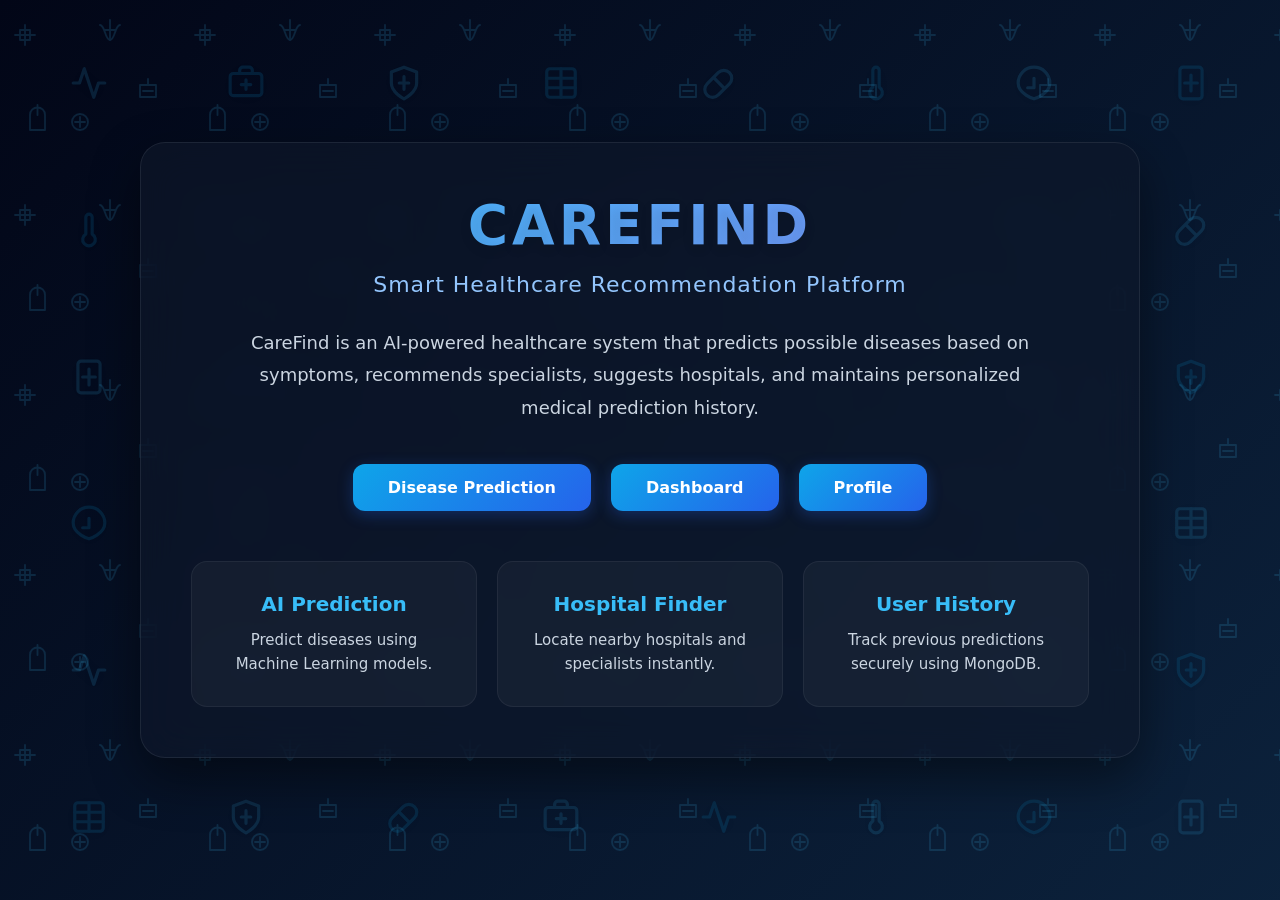
<file: templates/about.html>
<!DOCTYPE html>
<html>
<head>
<title>About CareFind</title>

<style>

* {
    margin: 0;
    padding: 0;
    box-sizing: border-box;
    font-family: 'Segoe UI', system-ui, -apple-system, sans-serif;
}

body {
    min-height: 100vh;
    /* Clean dark-tech animated background canvas containing inline SVG medical icons */
    background: 
        url("data:image/svg+xml,%3Csvg xmlns='http://www.w3.org/2000/svg' width='180' height='180' viewBox='0 0 180 180'%3E%3Cg fill='none' stroke='%2338bdf8' stroke-width='1.8' stroke-linecap='round' stroke-linejoin='round' opacity='0.15'%3E%3Cpath d='M20 30h10v10H20zM25 25v20M15 35h20'/%3E%3Cpath d='M100 25c5 0 5 15 10 15s5-15 10-15'/%3E%3Cpath d='M110 20v20M105 30h10'/%3E%3Cpath d='M140 85h16v12h-16zM148 79v6M143 91h10'/%3E%3Cpath d='M30 115c0-10 15-10 15 0v15H30zM37.5 105v10'/%3E%3Cpath d='M80 130a8 8 0 1 0 0-16 8 8 0 0 0 0 16zM75 122h10M80 117v10'/%3E%3C/g%3E%3C/svg%3E"),
        linear-gradient(-45deg, #0f172a, #1e1b4b, #0f2b48, #020617);
    background-size: 180px 180px, 400% 400%;
    animation: medicalTechGradient 15s ease infinite;
    display: flex;
    justify-content: center;
    align-items: center;
    position: relative;
    overflow-x: hidden;
    padding: 40px 0;
}

/* Background Shift & Floating Pattern Animation Keyframes */
@keyframes medicalTechGradient {
    0% { background-position: 0px 0px, 0% 50%; }
    50% { background-position: 90px 90px, 100% 50%; }
    100% { background-position: 0px 0px, 0% 50%; }
}

/* --- VISIBLE MEDICAL PATTERN SYSTEM --- */
.medical-pattern-layer {
    position: absolute;
    top: 0;
    left: 0;
    width: 100%;
    height: 100%;
    pointer-events: none;
    z-index: 1;
    display: grid;
    grid-template-columns: repeat(8, 1fr);
    grid-template-rows: repeat(6, 1fr);
    padding: 20px;
    gap: 20px;
}

.med-blueprint {
    display: flex;
    justify-content: center;
    align-items: center;
    width: 100%;
    height: 100%;
}

.med-blueprint svg {
    width: 38px;
    height: 38px;
    stroke-width: 2;
    stroke-linecap: round;
    stroke-linejoin: round;
    fill: none;
    opacity: 0.14; /* Perfectly nested in the 12%-18% range */
    filter: drop-shadow(0 2px 8px rgba(0,0,0,0.2));
    transform: translateZ(0);
}

/* Branding Color Schemes */
.c-blue svg { stroke: #38bdf8; }
.c-teal svg { stroke: #0ea5e9; }

/* Asynchronous floating clusters across coordinate grids */
.med-blueprint:nth-child(3n+1) svg { animation: slowDriftA 14s ease-in-out infinite alternate; }
.med-blueprint:nth-child(3n+2) svg { animation: slowDriftB 18s ease-in-out infinite alternate; }
.med-blueprint:nth-child(3n+3) svg { animation: slowDriftC 16s ease-in-out infinite alternate; }

@keyframes slowDriftA {
    0% { transform: translateY(0) rotate(0deg) scale(1); }
    100% { transform: translateY(-15px) translateX(5px) rotate(6deg) scale(1.03); }
}

@keyframes slowDriftB {
    0% { transform: translateY(10px) translateX(-5px) rotate(0deg); }
    100% { transform: translateY(-10px) translateX(5px) rotate(-8deg); }
}

@keyframes slowDriftC {
    0% { transform: translateY(-5px) rotate(-4deg); }
    100% { transform: translateY(12px) translateX(-6px) rotate(8deg); }
}

/* --- CONTAINER & FORM LAYOUT (Glassmorphism Glass Layer) --- */
.container {
    width: 90%;
    max-width: 1000px;
    background: rgba(15, 23, 42, 0.65);
    backdrop-filter: blur(20px);
    -webkit-backdrop-filter: blur(20px);
    border: 1px solid rgba(255, 255, 255, 0.08);
    padding: 50px;
    border-radius: 25px;
    text-align: center;
    color: white;
    box-shadow: 0 20px 50px rgba(0, 0, 0, 0.45);
    position: relative;
    z-index: 2;
}

.logo {
    font-size: 55px;
    font-weight: 800;
    letter-spacing: 4px;
    background: linear-gradient(135deg, #38bdf8, #818cf8);
    -webkit-background-clip: text;
    -webkit-text-fill-color: transparent;
    text-shadow: 0 4px 12px rgba(0, 0, 0, 0.1);
}

.tagline {
    margin-top: 15px;
    font-size: 22px;
    font-weight: 500;
    color: #93c5fd;
    letter-spacing: 1px;
}

.description {
    margin-top: 30px;
    line-height: 1.8;
    font-size: 18px;
    color: #cbd5e1;
    max-width: 800px;
    margin-left: auto;
    margin-right: auto;
}

/* --- INTERACTIVE BUTTON GROUP --- */
.button-group {
    margin-top: 40px;
    display: flex;
    justify-content: center;
    gap: 20px;
    flex-wrap: wrap;
}

.btn {
    text-decoration: none;
    background: linear-gradient(135deg, #0ea5e9, #2563eb);
    color: white;
    padding: 14px 35px;
    border-radius: 12px;
    font-size: 16px;
    font-weight: 600;
    box-shadow: 0 4px 15px rgba(37, 99, 235, 0.3);
    transition: all 0.2s ease;
}

.btn:hover {
    transform: translateY(-2px);
    background: linear-gradient(135deg, #2563eb, #1d4ed8);
    box-shadow: 0 6px 20px rgba(37, 99, 235, 0.45);
}

.btn:active {
    transform: translateY(1px);
}

/* --- FEATURE CARD SEGMENTS --- */
.cards {
    margin-top: 50px;
    display: grid;
    grid-template-columns: repeat(auto-fit, minmax(240px, 1fr));
    gap: 20px;
}

.card {
    background: rgba(255, 255, 255, 0.04);
    padding: 30px 25px;
    border-radius: 16px;
    border: 1px solid rgba(255, 255, 255, 0.06);
    transition: all 0.3s ease;
}

.card:hover {
    background: rgba(255, 255, 255, 0.08);
    transform: translateY(-3px);
    border-color: rgba(56, 189, 248, 0.3);
    box-shadow: 0 10px 20px rgba(0, 0, 0, 0.2);
}

.card h3 {
    margin-bottom: 12px;
    font-size: 20px;
    font-weight: 600;
    color: #38bdf8;
}

.card p {
    color: #cbd5e1;
    font-size: 15px;
    line-height: 1.6;
}

</style>
</head>

<body>

    <div class="medical-pattern-layer">
        <div class="med-blueprint c-blue"><svg viewBox="0 0 24 24"><path d="M22 12h-4l-3 9L9 3l-3 9H2"/></svg></div>
        <div class="med-blueprint c-teal"><svg viewBox="0 0 24 24"><rect x="2" y="6" width="20" height="14" rx="2"/><path d="M16 6V4a2 2 0 0 0-2-2h-4a2 2 0 0 0-2 2v2M12 10v6M9 13h6"/></svg></div>
        <div class="med-blueprint c-blue"><svg viewBox="0 0 24 24"><path d="M12 22s8-4 8-10V5l-8-3-8 3v7c0 6 8 10 8 10zM12 8v8M9 12h6"/></svg></div>
        <div class="med-blueprint c-teal"><svg viewBox="0 0 24 24"><rect x="3" y="3" width="18" height="18" rx="2"/><path d="M21 9H3M21 15H3M12 3v18"/></svg></div>
        <div class="med-blueprint c-blue"><svg viewBox="0 0 24 24"><path d="M4.5 12.5l7-7a5 5 0 1 1 7.071 7.071l-7 7a5 5 0 1 1-7.071-7.071zM8.5 8.5l7 7"/></svg></div>
        <div class="med-blueprint c-teal"><svg viewBox="0 0 24 24"><path d="M14 4v10.54a4 4 0 1 1-4 0V4a2 2 0 0 1 4 0z"/></svg></div>
        <div class="med-blueprint c-blue"><svg viewBox="0 0 24 24"><path d="M12 2a10 10 0 0 0-10 10c0 7 10 10 10 10s10-3 10-10A10 10 0 0 0 12 2zm0 13H8M12 9v6"/></svg></div>
        <div class="med-blueprint c-teal"><svg viewBox="0 0 24 24"><rect x="5" y="2" width="14" height="20" rx="2"/><path d="M12 7v10M8 12h8"/></svg></div>

        <div class="med-blueprint c-teal"><svg viewBox="0 0 24 24"><path d="M14 4v10.54a4 4 0 1 1-4 0V4a2 2 0 0 1 4 0z"/></svg></div>
        <div class="med-blueprint c-blue"><svg viewBox="0 0 24 24"><path d="M12 22s8-4 8-10V5l-8-3-8 3v7c0 6 8 10 8 10zM12 8v8M9 12h6"/></svg></div>
        <div class="med-blueprint c-blue"></div><div class="med-blueprint c-blue"></div>
        <div class="med-blueprint c-teal"></div><div class="med-blueprint c-teal"></div>
        <div class="med-blueprint c-teal"><svg viewBox="0 0 24 24"><path d="M22 12h-4l-3 9L9 3l-3 9H2"/></svg></div>
        <div class="med-blueprint c-blue"><svg viewBox="0 0 24 24"><path d="M4.5 12.5l7-7a5 5 0 1 1 7.071 7.071l-7 7a5 5 0 1 1-7.071-7.071zM8.5 8.5l7 7"/></svg></div>

        <div class="med-blueprint c-blue"><svg viewBox="0 0 24 24"><rect x="5" y="2" width="14" height="20" rx="2"/><path d="M12 7v10M8 12h8"/></svg></div>
        <div class="med-blueprint c-teal"><svg viewBox="0 0 24 24"><rect x="2" y="6" width="20" height="14" rx="2"/><path d="M16 6V4a2 2 0 0 0-2-2h-4a2 2 0 0 0-2 2v2M12 10v6M9 13h6"/></svg></div>
        <div class="med-blueprint c-blue"></div><div class="med-blueprint c-blue"></div>
        <div class="med-blueprint c-teal"></div><div class="med-blueprint c-teal"></div>
        <div class="med-blueprint c-blue"><svg viewBox="0 0 24 24"><path d="M14 4v10.54a4 4 0 1 1-4 0V4a2 2 0 0 1 4 0z"/></svg></div>
        <div class="med-blueprint c-teal"><svg viewBox="0 0 24 24"><path d="M12 22s8-4 8-10V5l-8-3-8 3v7c0 6 8 10 8 10zM12 8v8M9 12h6"/></svg></div>

        <div class="med-blueprint c-teal"><svg viewBox="0 0 24 24"><path d="M12 2a10 10 0 0 0-10 10c0 7 10 10 10 10s10-3 10-10A10 10 0 0 0 12 2zm0 13H8M12 9v6"/></svg></div>
        <div class="med-blueprint c-blue"><svg viewBox="0 0 24 24"><path d="M4.5 12.5l7-7a5 5 0 1 1 7.071 7.071l-7 7a5 5 0 1 1-7.071-7.071zM8.5 8.5l7 7"/></svg></div>
        <div class="med-blueprint c-teal"></div><div class="med-blueprint c-teal"></div>
        <div class="med-blueprint c-blue"></div><div class="med-blueprint c-blue"></div>
        <div class="med-blueprint c-teal"><svg viewBox="0 0 24 24"><rect x="2" y="6" width="20" height="14" rx="2"/><path d="M16 6V4a2 2 0 0 0-2-2h-4a2 2 0 0 0-2 2v2M12 10v6M9 13h6"/></svg></div>
        <div class="med-blueprint c-blue"><svg viewBox="0 0 24 24"><rect x="3" y="3" width="18" height="18" rx="2"/><path d="M21 9H3M21 15H3M12 3v18"/></svg></div>

        <div class="med-blueprint c-blue"><svg viewBox="0 0 24 24"><path d="M22 12h-4l-3 9L9 3l-3 9H2"/></svg></div>
        <div class="med-blueprint c-teal"><svg viewBox="0 0 24 24"><path d="M14 4v10.54a4 4 0 1 1-4 0V4a2 2 0 0 1 4 0z"/></svg></div>
        <div class="med-blueprint c-blue"></div><div class="med-blueprint c-blue"></div>
        <div class="med-blueprint c-teal"></div><div class="med-blueprint c-teal"></div>
        <div class="med-blueprint c-blue"><svg viewBox="0 0 24 24"><rect x="5" y="2" width="14" height="20" rx="2"/><path d="M12 7v10M8 12h8"/></svg></div>
        <div class="med-blueprint c-teal"><svg viewBox="0 0 24 24"><path d="M12 22s8-4 8-10V5l-8-3-8 3v7c0 6 8 10 8 10zM12 8v8M9 12h6"/></svg></div>

        <div class="med-blueprint c-teal"><svg viewBox="0 0 24 24"><rect x="3" y="3" width="18" height="18" rx="2"/><path d="M21 9H3M21 15H3M12 3v18"/></svg></div>
        <div class="med-blueprint c-blue"><svg viewBox="0 0 24 24"><path d="M12 22s8-4 8-10V5l-8-3-8 3v7c0 6 8 10 8 10zM12 8v8M9 12h6"/></svg></div>
        <div class="med-blueprint c-teal"><svg viewBox="0 0 24 24"><path d="M4.5 12.5l7-7a5 5 0 1 1 7.071 7.071l-7 7a5 5 0 1 1-7.071-7.071zM8.5 8.5l7 7"/></svg></div>
        <div class="med-blueprint c-blue"><svg viewBox="0 0 24 24"><rect x="2" y="6" width="20" height="14" rx="2"/><path d="M16 6V4a2 2 0 0 0-2-2h-4a2 2 0 0 0-2 2v2M12 10v6M9 13h6"/></svg></div>
        <div class="med-blueprint c-teal"><svg viewBox="0 0 24 24"><path d="M22 12h-4l-3 9L9 3l-3 9H2"/></svg></div>
        <div class="med-blueprint c-blue"><svg viewBox="0 0 24 24"><path d="M14 4v10.54a4 4 0 1 1-4 0V4a2 2 0 0 1 4 0z"/></svg></div>
        <div class="med-blueprint c-teal"><svg viewBox="0 0 24 24"><path d="M12 2a10 10 0 0 0-10 10c0 7 10 10 10 10s10-3 10-10A10 10 0 0 0 12 2zm0 13H8M12 9v6"/></svg></div>
        <div class="med-blueprint c-blue"><svg viewBox="0 0 24 24"><rect x="5" y="2" width="14" height="20" rx="2"/><path d="M12 7v10M8 12h8"/></svg></div>
    </div>

    <div class="container">

        <h1 class="logo">CAREFIND</h1>

        <p class="tagline">
            Smart Healthcare Recommendation Platform
        </p>

        <p class="description">
            CareFind is an AI-powered healthcare system that predicts possible diseases based on symptoms, recommends specialists, suggests hospitals, and maintains personalized medical prediction history.
        </p>

        <div class="button-group">
            <a href="/home" class="btn">Disease Prediction</a>
            <a href="/dashboard" class="btn">Dashboard</a>
            <a href="/profile" class="btn">Profile</a>
        </div>

        <div class="cards">
            <div class="card">
                <h3>AI Prediction</h3>
                <p>Predict diseases using Machine Learning models.</p>
            </div>

            <div class="card">
                <h3>Hospital Finder</h3>
                <p>Locate nearby hospitals and specialists instantly.</p>
            </div>

            <div class="card">
                <h3>User History</h3>
                <p>Track previous predictions securely using MongoDB.</p>
            </div>
        </div>

    </div>

</body>
</html>
</file>
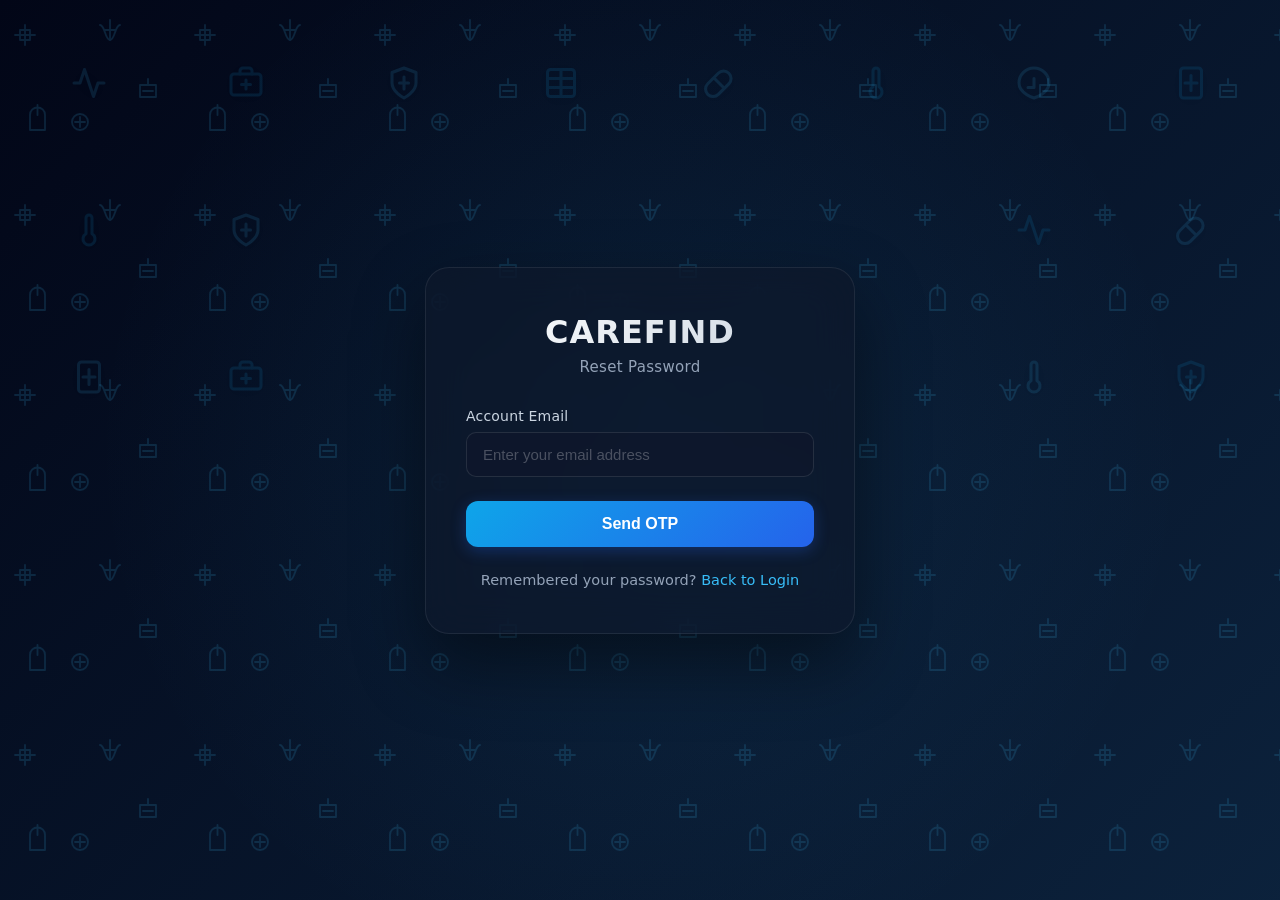
<file: templates/forgot_password.html>
<!DOCTYPE html>
<html lang="en">

<head>
    <meta charset="UTF-8">
    <meta name="viewport" content="width=device-width, initial-scale=1.0">
    <title>CAREFIND - Forgot Password</title>

    <style>
        /* ==========================================================================
           1. Global Theme Reset & High-Performance Animated Background Layout
           ========================================================================== */
        * {
            margin: 0;
            padding: 0;
            box-sizing: border-box;
        }

        body {
            font-family: 'Segoe UI', system-ui, -apple-system, sans-serif;
            margin: 0;
            padding: 0;
            display: flex;
            justify-content: center;
            align-items: center;
            min-height: 100vh;
            color: #f1f5f9;
            /* Unified dark-tech background canvas matching your entry workflow */
            background: 
                url("data:image/svg+xml,%3Csvg xmlns='http://www.w3.org/2000/svg' width='180' height='180' viewBox='0 0 180 180'%3E%3Cg fill='none' stroke='%2338bdf8' stroke-width='1.8' stroke-linecap='round' stroke-linejoin='round' opacity='0.15'%3E%3Cpath d='M20 30h10v10H20zM25 25v20M15 35h20'/%3E%3Cpath d='M100 25c5 0 5 15 10 15s5-15 10-15'/%3E%3Cpath d='M110 20v20M105 30h10'/%3E%3Cpath d='M140 85h16v12h-16zM148 79v6M143 91h10'/%3E%3Cpath d='M30 115c0-10 15-10 15 0v15H30zM37.5 105v10'/%3E%3Cpath d='M80 130a8 8 0 1 0 0-16 8 8 0 0 0 0 16zM75 122h10M80 117v10'/%3E%3C/g%3E%3C/svg%3E"),
                linear-gradient(-45deg, #0f172a, #1e1b4b, #0f2b48, #020617);
            background-size: 180px 180px, 400% 400%;
            animation: medicalTechGradient 15s ease infinite;
            position: relative;
            overflow: hidden;
        }

        /* Ambient canvas animation keyframes */
        @keyframes medicalTechGradient {
            0% { background-position: 0px 0px, 0% 50%; }
            50% { background-position: 90px 90px, 100% 50%; }
            100% { background-position: 0px 0px, 0% 50%; }
        }

        /* Deep ambient radial lighting */
        body::before {
            content: '';
            position: absolute;
            width: 100%;
            height: 100%;
            background: radial-gradient(circle at 50% 50%, rgba(56, 189, 248, 0.08) 0%, rgba(0, 0, 0, 0) 70%);
            top: 0;
            left: 0;
            z-index: 1;
            pointer-events: none;
        }

        /* --- FLOATING MEDICAL BACKGROUND ELEMENTS --- */
        .medical-pattern-layer {
            position: absolute;
            top: 0;
            left: 0;
            width: 100%;
            height: 100%;
            pointer-events: none;
            z-index: 1;
            display: grid;
            grid-template-columns: repeat(8, 1fr);
            grid-template-rows: repeat(6, 1fr);
            padding: 20px;
            gap: 20px;
        }

        .med-blueprint {
            display: flex;
            justify-content: center;
            align-items: center;
            width: 100%;
            height: 100%;
        }

        .med-blueprint svg {
            width: 36px;
            height: 36px;
            stroke-width: 2;
            stroke-linecap: round;
            stroke-linejoin: round;
            fill: none;
            opacity: 0.12;
            filter: drop-shadow(0 2px 8px rgba(0, 0, 0, 0.2));
        }

        .c-blue svg { stroke: #38bdf8; }
        .c-teal svg { stroke: #0ea5e9; }

        .med-blueprint:nth-child(3n+1) svg { animation: slowDriftA 14s ease-in-out infinite alternate; }
        .med-blueprint:nth-child(3n+2) svg { animation: slowDriftB 18s ease-in-out infinite alternate; }
        .med-blueprint:nth-child(3n+3) svg { animation: slowDriftC 16s ease-in-out infinite alternate; }

        @keyframes slowDriftA {
            0% { transform: translateY(0) rotate(0deg); }
            100% { transform: translateY(-15px) translateX(5px) rotate(6deg); }
        }
        @keyframes slowDriftB {
            0% { transform: translateY(10px) translateX(-5px) rotate(0deg); }
            100% { transform: translateY(-10px) translateX(5px) rotate(-8deg); }
        }
        @keyframes slowDriftC {
            0% { transform: translateY(-5px) rotate(-4deg); }
            100% { transform: translateY(12px) translateX(-6px) rotate(8deg); }
        }

        /* ==========================================================================
           2. Premium Dark Glass Reset Container Card
           ========================================================================== */
        .box {
            width: 100%;
            max-width: 430px;
            background: rgba(15, 23, 42, 0.65);
            backdrop-filter: blur(20px);
            -webkit-backdrop-filter: blur(20px);
            border: 1px solid rgba(255, 255, 255, 0.08);
            padding: 45px 40px;
            border-radius: 24px;
            box-shadow: 0 30px 70px rgba(0, 0, 0, 0.45);
            text-align: center;
            z-index: 10;
            position: relative;
            transition: transform 0.4s cubic-bezier(0.16, 1, 0.3, 1), border-color 0.4s ease;
        }

        .box:hover {
            transform: translateY(-4px);
            border-color: rgba(56, 189, 248, 0.25);
        }

        .box h2 {
            margin: 0;
            font-size: 32px;
            font-weight: 700;
            letter-spacing: 1px;
            background: linear-gradient(135deg, #ffffff, #cbd5e1);
            -webkit-background-clip: text;
            -webkit-text-fill-color: transparent;
        }

        .box .subtitle {
            font-size: 15px;
            color: #94a3b8;
            margin-top: 6px;
            margin-bottom: 30px;
            letter-spacing: 0.3px;
            line-height: 1.4;
        }

        .box form {
            display: flex;
            flex-direction: column;
            width: 100%;
        }

        .input-wrapper {
            width: 100%;
            text-align: left;
            margin-bottom: 24px;
        }

        .input-wrapper label {
            display: block;
            color: #cbd5e1;
            font-size: 14px;
            margin-bottom: 8px;
            font-weight: 500;
            letter-spacing: 0.2px;
        }

        /* ==========================================================================
           3. High-Glow Email Input & Action Button States
           ========================================================================== */
        .box input {
            width: 100%;
            padding: 13px 16px;
            background: rgba(15, 23, 42, 0.55);
            border: 1.5px solid rgba(255, 255, 255, 0.1);
            border-radius: 10px;
            color: #ffffff;
            font-size: 15px;
            outline: none;
            box-sizing: border-box;
            transition: all 0.25s ease;
        }

        .box input:focus {
            border-color: #38bdf8;
            background: rgba(15, 23, 42, 0.85);
            box-shadow: 0 0 15px rgba(56, 189, 248, 0.2);
        }

        .box input::placeholder {
            color: rgba(255, 255, 255, 0.25);
        }

        /* Sleek Blue/Indigo Gradient Action Button */
        .box button {
            width: 100%;
            padding: 14px;
            background: linear-gradient(135deg, #0ea5e9, #2563eb);
            color: white;
            border: none;
            border-radius: 12px;
            font-size: 16px;
            font-weight: 600;
            cursor: pointer;
            box-shadow: 0 4px 15px rgba(37, 99, 235, 0.3);
            transition: all 0.2s cubic-bezier(0.4, 0, 0.2, 1);
        }

        .box button:hover {
            background: linear-gradient(135deg, #2563eb, #1d4ed8);
            box-shadow: 0 6px 22px rgba(37, 99, 235, 0.45);
            transform: translateY(-1px);
        }

        .box button:active {
            transform: translateY(1px);
        }

        .box .footer-links {
            margin-top: 25px;
            font-size: 14.5px;
            color: #94a3b8;
        }

        .box .footer-links a {
            color: #38bdf8;
            text-decoration: none;
            font-weight: 500;
            transition: color 0.2s ease;
        }

        .box .footer-links a:hover {
            color: #ffffff;
            text-decoration: underline;
        }
    </style>
</head>

<body>

    <!-- Structured SVG Medical Background Network Canvas Grid -->
    <div class="medical-pattern-layer">
        <!-- Row 1 -->
        <div class="med-blueprint c-blue"><svg viewBox="0 0 24 24"><path d="M22 12h-4l-3 9L9 3l-3 9H2" /></svg></div>
        <div class="med-blueprint c-teal"><svg viewBox="0 0 24 24"><rect x="2" y="6" width="20" height="14" rx="2" /><path d="M16 6V4a2 2 0 0 0-2-2h-4a2 2 0 0 0-2 2v2M12 10v6M9 13h6" /></svg></div>
        <div class="med-blueprint c-blue"><svg viewBox="0 0 24 24"><path d="M12 22s8-4 8-10V5l-8-3-8 3v7c0 6 8 10 8 10zM12 8v8M9 12h6" /></svg></div>
        <div class="med-blueprint c-teal"><svg viewBox="0 0 24 24"><rect x="3" y="3" width="18" height="18" rx="2" /><path d="M21 9H3M21 15H3M12 3v18" /></svg></div>
        <div class="med-blueprint c-blue"><svg viewBox="0 0 24 24"><path d="M4.5 12.5l7-7a5 5 0 1 1 7.071 7.071l-7 7a5 5 0 1 1-7.071-7.071zM8.5 8.5l7 7" /></svg></div>
        <div class="med-blueprint c-teal"><svg viewBox="0 0 24 24"><path d="M14 4v10.54a4 4 0 1 1-4 0V4a2 2 0 0 1 4 0z" /></svg></div>
        <div class="med-blueprint c-blue"><svg viewBox="0 0 24 24"><path d="M12 2a10 10 0 0 0-10 10c0 7 10 10 10 10s10-3 10-10A10 10 0 0 0 12 2zm0 13H8M12 9v6" /></svg></div>
        <div class="med-blueprint c-teal"><svg viewBox="0 0 24 24"><rect x="5" y="2" width="14" height="20" rx="2" /><path d="M12 7v10M8 12h8" /></svg></div>
        <!-- Row 2 -->
        <div class="med-blueprint c-teal"><svg viewBox="0 0 24 24"><path d="M14 4v10.54a4 4 0 1 1-4 0V4a2 2 0 0 1 4 0z" /></svg></div>
        <div class="med-blueprint c-blue"><svg viewBox="0 0 24 24"><path d="M12 22s8-4 8-10V5l-8-3-8 3v7c0 6 8 10 8 10zM12 8v8M9 12h6" /></svg></div>
        <div class="med-blueprint"></div><div class="med-blueprint"></div>
        <div class="med-blueprint"></div><div class="med-blueprint"></div>
        <div class="med-blueprint c-teal"><svg viewBox="0 0 24 24"><path d="M22 12h-4l-3 9L9 3l-3 9H2" /></svg></div>
        <div class="med-blueprint c-blue"><svg viewBox="0 0 24 24"><path d="M4.5 12.5l7-7a5 5 0 1 1 7.071 7.071l-7 7a5 5 0 1 1-7.071-7.071zM8.5 8.5l7 7" /></svg></div>
        <!-- Row 3 -->
        <div class="med-blueprint c-blue"><svg viewBox="0 0 24 24"><rect x="5" y="2" width="14" height="20" rx="2" /><path d="M12 7v10M8 12h8" /></svg></div>
        <div class="med-blueprint c-teal"><svg viewBox="0 0 24 24"><rect x="2" y="6" width="20" height="14" rx="2" /><path d="M16 6V4a2 2 0 0 0-2-2h-4a2 2 0 0 0-2 2v2M12 10v6M9 13h6" /></svg></div>
        <div class="med-blueprint"></div><div class="med-blueprint"></div>
        <div class="med-blueprint"></div><div class="med-blueprint"></div>
        <div class="med-blueprint c-blue"><svg viewBox="0 0 24 24"><path d="M14 4v10.54a4 4 0 1 1-4 0V4a2 2 0 0 1 4 0z" /></svg></div>
        <div class="med-blueprint c-teal"><svg viewBox="0 0 24 24"><path d="M12 22s8-4 8-10V5l-8-3-8 3v7c0 6 8 10 8 10zM12 8v8M9 12h6" /></svg></div>
    </div>

    <div class="box">

        <h2>CAREFIND</h2>
        <div class="subtitle">Reset Password</div>

        <form method="POST">

            <div class="input-wrapper">
                <label for="email">Account Email</label>
                <input type="email" id="email" name="email" placeholder="Enter your email address" required>
            </div>

            <button type="submit">
                Send OTP
            </button>

        </form>

        <div class="footer-links">
            Remembered your password? <a href="/login">Back to Login</a>
        </div>

    </div>

</body>

</html>
</file>
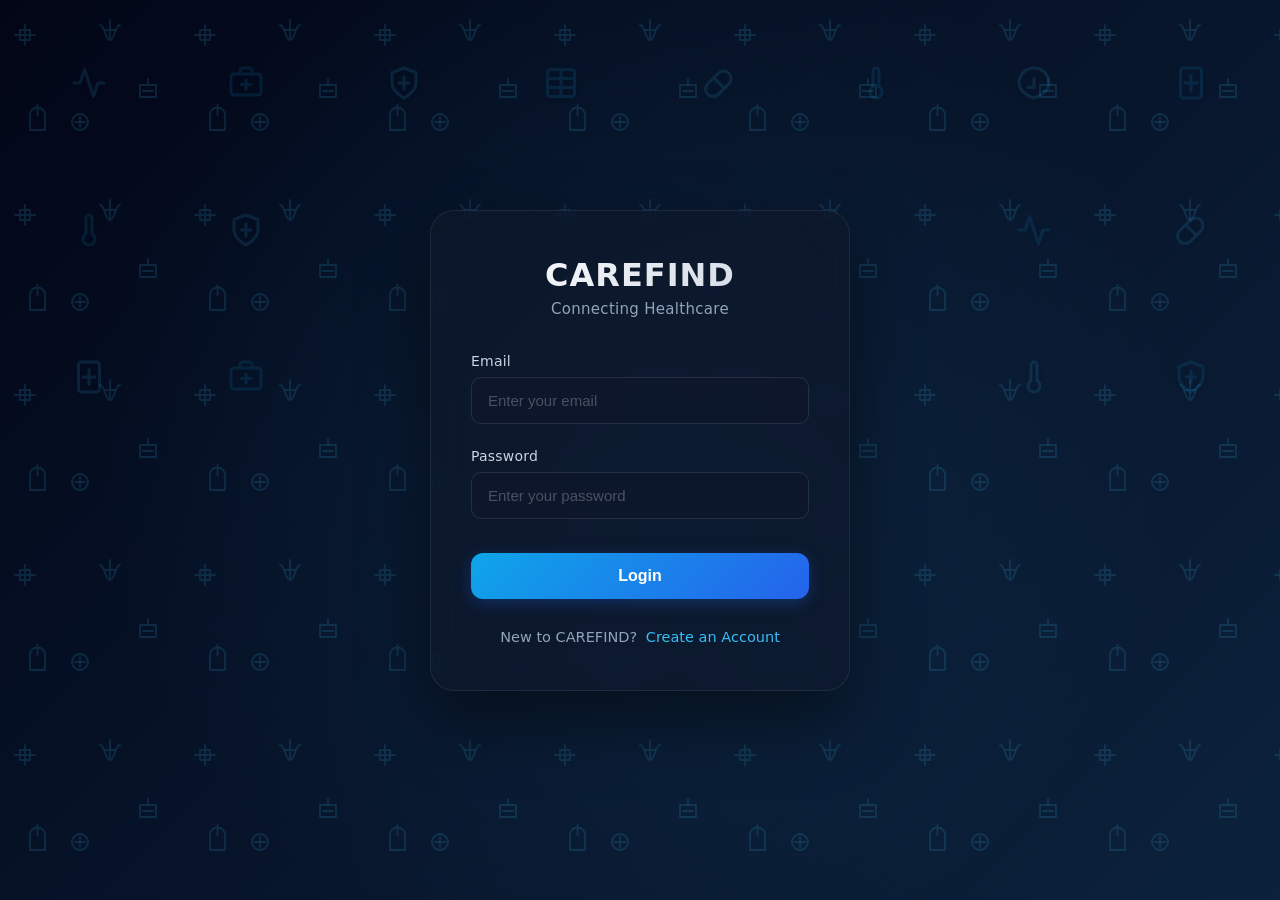
<file: templates/login.html>
<!DOCTYPE html>
<html lang="en">

<head>
    <meta charset="UTF-8">
    <meta name="viewport" content="width=device-width, initial-scale=1.0">
    <title>CAREFIND - Login</title>

    <style>
        /* ==========================================================================
           1. Global Theme Reset & High-Performance Animated Background Layout
           ========================================================================== */
        * {
            margin: 0;
            padding: 0;
            box-sizing: border-box;
        }

        body {
            font-family: 'Segoe UI', system-ui, -apple-system, sans-serif;
            margin: 0;
            padding: 0;
            display: flex;
            justify-content: center;
            align-items: center;
            min-height: 100vh;
            color: #f1f5f9;
            /* Clean dark-tech animated background canvas containing inline SVG medical icons */
            background: 
                url("data:image/svg+xml,%3Csvg xmlns='http://www.w3.org/2000/svg' width='180' height='180' viewBox='0 0 180 180'%3E%3Cg fill='none' stroke='%2338bdf8' stroke-width='1.8' stroke-linecap='round' stroke-linejoin='round' opacity='0.15'%3E%3Cpath d='M20 30h10v10H20zM25 25v20M15 35h20'/%3E%3Cpath d='M100 25c5 0 5 15 10 15s5-15 10-15'/%3E%3Cpath d='M110 20v20M105 30h10'/%3E%3Cpath d='M140 85h16v12h-16zM148 79v6M143 91h10'/%3E%3Cpath d='M30 115c0-10 15-10 15 0v15H30zM37.5 105v10'/%3E%3Cpath d='M80 130a8 8 0 1 0 0-16 8 8 0 0 0 0 16zM75 122h10M80 117v10'/%3E%3C/g%3E%3C/svg%3E"),
                linear-gradient(-45deg, #0f172a, #1e1b4b, #0f2b48, #020617);
            background-size: 180px 180px, 400% 400%;
            animation: medicalTechGradient 15s ease infinite;
            position: relative;
            overflow: hidden;
        }

        /* Background Shift & Floating Pattern Animation Keyframes */
        @keyframes medicalTechGradient {
            0% { background-position: 0px 0px, 0% 50%; }
            50% { background-position: 90px 90px, 100% 50%; }
            100% { background-position: 0px 0px, 0% 50%; }
        }

        /* Ambient light illumination overlay */
        body::before {
            content: '';
            position: absolute;
            width: 100%;
            height: 100%;
            background: radial-gradient(circle at 50% 50%, rgba(56, 189, 248, 0.08) 0%, rgba(0, 0, 0, 0) 70%);
            top: 0;
            left: 0;
            z-index: 1;
            pointer-events: none;
        }

        /* --- VISIBLE MEDICAL FLOATING LAYER SYSTEM --- */
        .medical-pattern-layer {
            position: absolute;
            top: 0;
            left: 0;
            width: 100%;
            height: 100%;
            pointer-events: none;
            z-index: 1;
            display: grid;
            grid-template-columns: repeat(8, 1fr);
            grid-template-rows: repeat(6, 1fr);
            padding: 20px;
            gap: 20px;
        }

        .med-blueprint {
            display: flex;
            justify-content: center;
            align-items: center;
            width: 100%;
            height: 100%;
        }

        .med-blueprint svg {
            width: 36px;
            height: 36px;
            stroke-width: 2;
            stroke-linecap: round;
            stroke-linejoin: round;
            fill: none;
            opacity: 0.12;
            filter: drop-shadow(0 2px 8px rgba(0, 0, 0, 0.2));
        }

        .c-blue svg { stroke: #38bdf8; }
        .c-teal svg { stroke: #0ea5e9; }

        .med-blueprint:nth-child(3n+1) svg { animation: slowDriftA 14s ease-in-out infinite alternate; }
        .med-blueprint:nth-child(3n+2) svg { animation: slowDriftB 18s ease-in-out infinite alternate; }
        .med-blueprint:nth-child(3n+3) svg { animation: slowDriftC 16s ease-in-out infinite alternate; }

        @keyframes slowDriftA {
            0% { transform: translateY(0) rotate(0deg); }
            100% { transform: translateY(-15px) translateX(5px) rotate(6deg); }
        }
        @keyframes slowDriftB {
            0% { transform: translateY(10px) translateX(-5px) rotate(0deg); }
            100% { transform: translateY(-10px) translateX(5px) rotate(-8deg); }
        }
        @keyframes slowDriftC {
            0% { transform: translateY(-5px) rotate(-4deg); }
            100% { transform: translateY(12px) translateX(-6px) rotate(8deg); }
        }

        /* ==========================================================================
           2. Premium Dark Glass Login Card Container
           ========================================================================== */
        .box {
            width: 100%;
            max-width: 420px;
            background: rgba(15, 23, 42, 0.65);
            backdrop-filter: blur(20px);
            -webkit-backdrop-filter: blur(20px);
            border: 1px solid rgba(255, 255, 255, 0.08);
            padding: 45px 40px;
            border-radius: 24px;
            box-shadow: 0 30px 70px rgba(0, 0, 0, 0.45);
            text-align: center;
            z-index: 10;
            position: relative;
            transition: transform 0.4s cubic-bezier(0.16, 1, 0.3, 1), border-color 0.4s ease;
        }

        .box:hover {
            transform: translateY(-4px);
            border-color: rgba(56, 189, 248, 0.25);
        }

        .box h2 {
            margin: 0;
            font-size: 32px;
            font-weight: 700;
            letter-spacing: 1px;
            background: linear-gradient(135deg, #ffffff, #cbd5e1);
            -webkit-background-clip: text;
            -webkit-text-fill-color: transparent;
        }

        .box .subtitle {
            font-size: 15px;
            color: #94a3b8;
            margin-top: 6px;
            margin-bottom: 35px;
            letter-spacing: 0.3px;
        }

        .box form {
            display: flex;
            flex-direction: column;
            width: 100%;
        }

        .input-wrapper {
            width: 100%;
            text-align: left;
            margin-bottom: 24px;
        }

        .input-wrapper label {
            display: block;
            color: #cbd5e1;
            font-size: 14px;
            margin-bottom: 8px;
            font-weight: 500;
            letter-spacing: 0.2px;
        }

        /* ==========================================================================
           3. High-Glow Inputs & Button Framework
           ========================================================================== */
        .box input {
            width: 100%;
            padding: 14px 16px;
            background: rgba(15, 23, 42, 0.55);
            border: 1.5px solid rgba(255, 255, 255, 0.1);
            border-radius: 10px;
            color: #ffffff;
            font-size: 15px;
            outline: none;
            box-sizing: border-box;
            transition: all 0.25s ease;
        }

        .box input:focus {
            border-color: #38bdf8;
            background: rgba(15, 23, 42, 0.85);
            box-shadow: 0 0 15px rgba(56, 189, 248, 0.2);
        }

        .box input::placeholder {
            color: rgba(255, 255, 255, 0.25);
        }

        /* Sleek Blue/Indigo Gradient Button */
        .box button {
            width: 100%;
            padding: 14px;
            margin-top: 10px;
            background: linear-gradient(135deg, #0ea5e9, #2563eb);
            color: white;
            border: none;
            border-radius: 12px;
            font-size: 16px;
            font-weight: 600;
            cursor: pointer;
            box-shadow: 0 4px 15px rgba(37, 99, 235, 0.3);
            transition: all 0.2s cubic-bezier(0.4, 0, 0.2, 1);
        }

        .box button:hover {
            background: linear-gradient(135deg, #2563eb, #1d4ed8);
            box-shadow: 0 6px 22px rgba(37, 99, 235, 0.45);
            transform: translateY(-1px);
        }

        .box button:active {
            transform: translateY(1px);
        }

        .box .footer-links {
            margin-top: 30px;
            font-size: 14.5px;
            color: #94a3b8;
        }

        .box .footer-links a {
            color: #38bdf8;
            text-decoration: none;
            font-weight: 500;
            transition: color 0.2s ease;
            margin-left: 4px;
        }

        .box .footer-links a:hover {
            color: #ffffff;
            text-decoration: underline;
        }
    </style>
</head>

<body>

    <div class="medical-pattern-layer">
        <div class="med-blueprint c-blue"><svg viewBox="0 0 24 24"><path d="M22 12h-4l-3 9L9 3l-3 9H2" /></svg></div>
        <div class="med-blueprint c-teal"><svg viewBox="0 0 24 24"><rect x="2" y="6" width="20" height="14" rx="2" /><path d="M16 6V4a2 2 0 0 0-2-2h-4a2 2 0 0 0-2 2v2M12 10v6M9 13h6" /></svg></div>
        <div class="med-blueprint c-blue"><svg viewBox="0 0 24 24"><path d="M12 22s8-4 8-10V5l-8-3-8 3v7c0 6 8 10 8 10zM12 8v8M9 12h6" /></svg></div>
        <div class="med-blueprint c-teal"><svg viewBox="0 0 24 24"><rect x="3" y="3" width="18" height="18" rx="2" /><path d="M21 9H3M21 15H3M12 3v18" /></svg></div>
        <div class="med-blueprint c-blue"><svg viewBox="0 0 24 24"><path d="M4.5 12.5l7-7a5 5 0 1 1 7.071 7.071l-7 7a5 5 0 1 1-7.071-7.071zM8.5 8.5l7 7" /></svg></div>
        <div class="med-blueprint c-teal"><svg viewBox="0 0 24 24"><path d="M14 4v10.54a4 4 0 1 1-4 0V4a2 2 0 0 1 4 0z" /></svg></div>
        <div class="med-blueprint c-blue"><svg viewBox="0 0 24 24"><path d="M12 2a10 10 0 0 0-10 10c0 7 10 10 10 10s10-3 10-10A10 10 0 0 0 12 2zm0 13H8M12 9v6" /></svg></div>
        <div class="med-blueprint c-teal"><svg viewBox="0 0 24 24"><rect x="5" y="2" width="14" height="20" rx="2" /><path d="M12 7v10M8 12h8" /></svg></div>
        <div class="med-blueprint c-teal"><svg viewBox="0 0 24 24"><path d="M14 4v10.54a4 4 0 1 1-4 0V4a2 2 0 0 1 4 0z" /></svg></div>
        <div class="med-blueprint c-blue"><svg viewBox="0 0 24 24"><path d="M12 22s8-4 8-10V5l-8-3-8 3v7c0 6 8 10 8 10zM12 8v8M9 12h6" /></svg></div>
        <div class="med-blueprint"></div><div class="med-blueprint"></div>
        <div class="med-blueprint"></div><div class="med-blueprint"></div>
        <div class="med-blueprint c-teal"><svg viewBox="0 0 24 24"><path d="M22 12h-4l-3 9L9 3l-3 9H2" /></svg></div>
        <div class="med-blueprint c-blue"><svg viewBox="0 0 24 24"><path d="M4.5 12.5l7-7a5 5 0 1 1 7.071 7.071l-7 7a5 5 0 1 1-7.071-7.071zM8.5 8.5l7 7" /></svg></div>
        <div class="med-blueprint c-blue"><svg viewBox="0 0 24 24"><rect x="5" y="2" width="14" height="20" rx="2" /><path d="M12 7v10M8 12h8" /></svg></div>
        <div class="med-blueprint c-teal"><svg viewBox="0 0 24 24"><rect x="2" y="6" width="20" height="14" rx="2" /><path d="M16 6V4a2 2 0 0 0-2-2h-4a2 2 0 0 0-2 2v2M12 10v6M9 13h6" /></svg></div>
        <div class="med-blueprint"></div><div class="med-blueprint"></div>
        <div class="med-blueprint"></div><div class="med-blueprint"></div>
        <div class="med-blueprint c-blue"><svg viewBox="0 0 24 24"><path d="M14 4v10.54a4 4 0 1 1-4 0V4a2 2 0 0 1 4 0z" /></svg></div>
        <div class="med-blueprint c-teal"><svg viewBox="0 0 24 24"><path d="M12 22s8-4 8-10V5l-8-3-8 3v7c0 6 8 10 8 10zM12 8v8M9 12h6" /></svg></div>
    </div>

    <div class="box">

        <h2>CAREFIND</h2>
        <div class="subtitle">Connecting Healthcare</div>

        <form method="POST">

            <div class="input-wrapper">
                <label for="email">Email</label>
                <input type="email" id="email" name="email" placeholder="Enter your email" required>
            </div>

            <div class="input-wrapper">
                <label for="password">Password</label>
                <input type="password" id="password" name="password" placeholder="Enter your password" required>
            </div>

            <button type="submit">
                Login
            </button>

        </form>

        <div class="footer-links">
            New to CAREFIND? <a href="/signup">Create an Account</a>
        </div>

    </div>

</body>

</html>
</file>
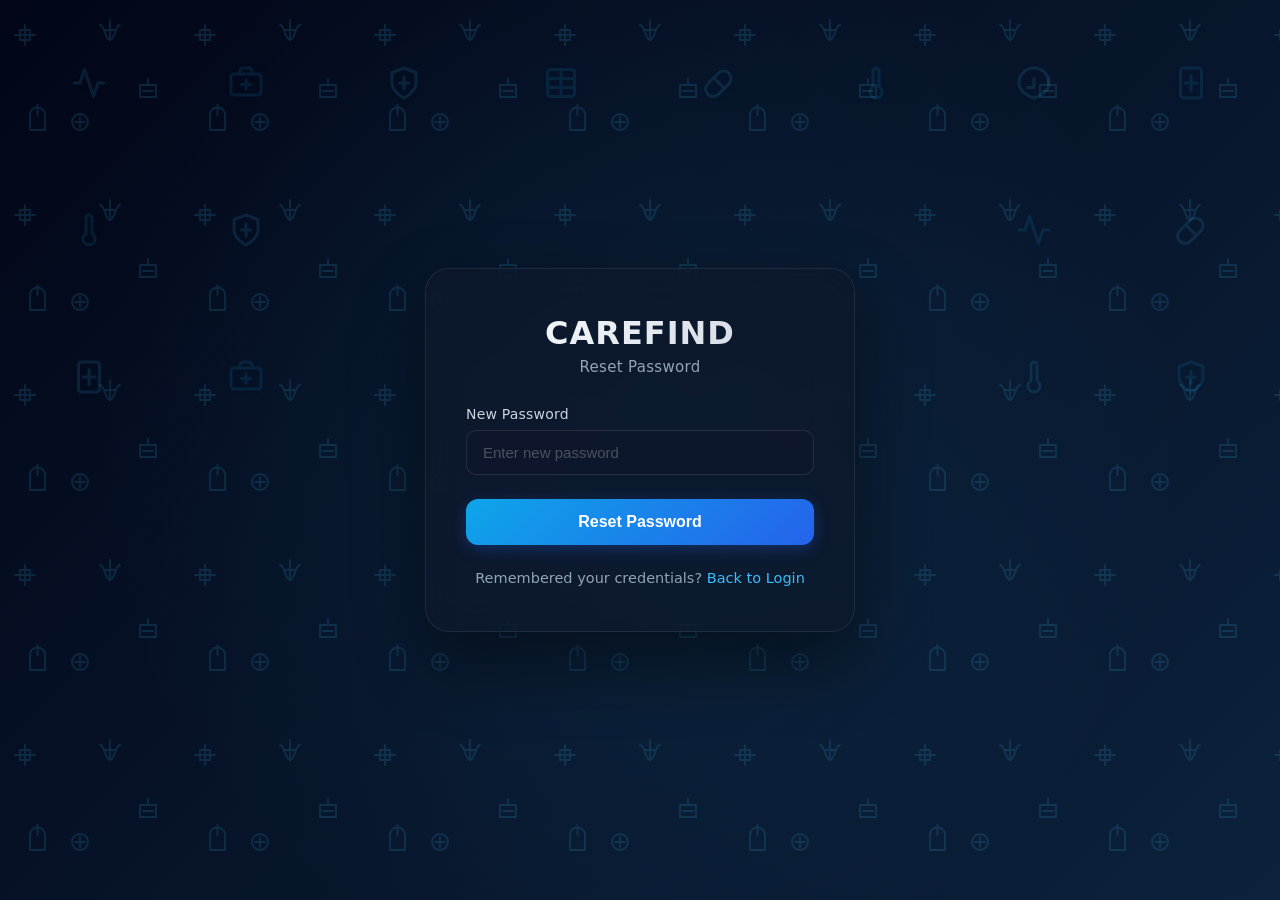
<file: templates/reset_password.html>
<!DOCTYPE html>
<html lang="en">

<head>
    <meta charset="UTF-8">
    <meta name="viewport" content="width=device-width, initial-scale=1.0">
    <title>CAREFIND - Reset Password</title>

    <style>
        /* ==========================================================================
           1. Global Theme Reset & High-Performance Animated Background Layout
           ========================================================================== */
        * {
            margin: 0;
            padding: 0;
            box-sizing: border-box;
        }

        body {
            font-family: 'Segoe UI', system-ui, -apple-system, sans-serif;
            margin: 0;
            padding: 0;
            display: flex;
            justify-content: center;
            align-items: center;
            min-height: 100vh;
            color: #f1f5f9;
            /* Unified dark-tech background canvas matching your entry workflow */
            background: 
                url("data:image/svg+xml,%3Csvg xmlns='http://www.w3.org/2000/svg' width='180' height='180' viewBox='0 0 180 180'%3E%3Cg fill='none' stroke='%2338bdf8' stroke-width='1.8' stroke-linecap='round' stroke-linejoin='round' opacity='0.15'%3E%3Cpath d='M20 30h10v10H20zM25 25v20M15 35h20'/%3E%3Cpath d='M100 25c5 0 5 15 10 15s5-15 10-15'/%3E%3Cpath d='M110 20v20M105 30h10'/%3E%3Cpath d='M140 85h16v12h-16zM148 79v6M143 91h10'/%3E%3Cpath d='M30 115c0-10 15-10 15 0v15H30zM37.5 105v10'/%3E%3Cpath d='M80 130a8 8 0 1 0 0-16 8 8 0 0 0 0 16zM75 122h10M80 117v10'/%3E%3C/g%3E%3C/svg%3E"),
                linear-gradient(-45deg, #0f172a, #1e1b4b, #0f2b48, #020617);
            background-size: 180px 180px, 400% 400%;
            animation: medicalTechGradient 15s ease infinite;
            position: relative;
            overflow: hidden;
        }

        /* Ambient canvas animation keyframes */
        @keyframes medicalTechGradient {
            0% { background-position: 0px 0px, 0% 50%; }
            50% { background-position: 90px 90px, 100% 50%; }
            100% { background-position: 0px 0px, 0% 50%; }
        }

        /* Deep ambient radial lighting */
        body::before {
            content: '';
            position: absolute;
            width: 100%;
            height: 100%;
            background: radial-gradient(circle at 50% 50%, rgba(56, 189, 248, 0.08) 0%, rgba(0, 0, 0, 0) 70%);
            top: 0;
            left: 0;
            z-index: 1;
            pointer-events: none;
        }

        /* --- FLOATING MEDICAL BACKGROUND ELEMENTS --- */
        .medical-pattern-layer {
            position: absolute;
            top: 0;
            left: 0;
            width: 100%;
            height: 100%;
            pointer-events: none;
            z-index: 1;
            display: grid;
            grid-template-columns: repeat(8, 1fr);
            grid-template-rows: repeat(6, 1fr);
            padding: 20px;
            gap: 20px;
        }

        .med-blueprint {
            display: flex;
            justify-content: center;
            align-items: center;
            width: 100%;
            height: 100%;
        }

        .med-blueprint svg {
            width: 36px;
            height: 36px;
            stroke-width: 2;
            stroke-linecap: round;
            stroke-linejoin: round;
            fill: none;
            opacity: 0.12;
            filter: drop-shadow(0 2px 8px rgba(0, 0, 0, 0.2));
        }

        .c-blue svg { stroke: #38bdf8; }
        .c-teal svg { stroke: #0ea5e9; }

        .med-blueprint:nth-child(3n+1) svg { animation: slowDriftA 14s ease-in-out infinite alternate; }
        .med-blueprint:nth-child(3n+2) svg { animation: slowDriftB 18s ease-in-out infinite alternate; }
        .med-blueprint:nth-child(3n+3) svg { animation: slowDriftC 16s ease-in-out infinite alternate; }

        @keyframes slowDriftA {
            0% { transform: translateY(0) rotate(0deg); }
            100% { transform: translateY(-15px) translateX(5px) rotate(6deg); }
        }
        @keyframes slowDriftB {
            0% { transform: translateY(10px) translateX(-5px) rotate(0deg); }
            100% { transform: translateY(-10px) translateX(5px) rotate(-8deg); }
        }
        @keyframes slowDriftC {
            0% { transform: translateY(-5px) rotate(-4deg); }
            100% { transform: translateY(12px) translateX(-6px) rotate(8deg); }
        }

        /* ==========================================================================
           2. Premium Dark Glass Reset Container Card
           ========================================================================== */
        .box {
            width: 100%;
            max-width: 430px;
            background: rgba(15, 23, 42, 0.65);
            backdrop-filter: blur(20px);
            -webkit-backdrop-filter: blur(20px);
            border: 1px solid rgba(255, 255, 255, 0.08);
            padding: 45px 40px;
            border-radius: 24px;
            box-shadow: 0 30px 70px rgba(0, 0, 0, 0.45);
            text-align: center;
            z-index: 10;
            position: relative;
            transition: transform 0.4s cubic-bezier(0.16, 1, 0.3, 1), border-color 0.4s ease;
        }

        .box:hover {
            transform: translateY(-4px);
            border-color: rgba(56, 189, 248, 0.25);
        }

        .box h2 {
            margin: 0;
            font-size: 32px;
            font-weight: 700;
            letter-spacing: 1px;
            background: linear-gradient(135deg, #ffffff, #cbd5e1);
            -webkit-background-clip: text;
            -webkit-text-fill-color: transparent;
        }

        .box .subtitle {
            font-size: 15px;
            color: #94a3b8;
            margin-top: 6px;
            margin-bottom: 30px;
            letter-spacing: 0.3px;
        }

        .box form {
            display: flex;
            flex-direction: column;
            width: 100%;
        }

        .input-wrapper {
            width: 100%;
            text-align: left;
            margin-bottom: 24px;
        }

        .input-wrapper label {
            display: block;
            color: #cbd5e1;
            font-size: 14px;
            margin-bottom: 8px;
            font-weight: 500;
            letter-spacing: 0.2px;
        }

        /* ==========================================================================
           3. High-Glow Password Input & Action Button States
           ========================================================================== */
        .box input {
            width: 100%;
            padding: 13px 16px;
            background: rgba(15, 23, 42, 0.55);
            border: 1.5px solid rgba(255, 255, 255, 0.1);
            border-radius: 10px;
            color: #ffffff;
            font-size: 15px;
            outline: none;
            box-sizing: border-box;
            transition: all 0.25s ease;
        }

        .box input:focus {
            border-color: #38bdf8;
            background: rgba(15, 23, 42, 0.85);
            box-shadow: 0 0 15px rgba(56, 189, 248, 0.2);
        }

        .box input::placeholder {
            color: rgba(255, 255, 255, 0.25);
        }

        /* Sleek Blue/Indigo Gradient Action Button */
        .box button {
            width: 100%;
            padding: 14px;
            background: linear-gradient(135deg, #0ea5e9, #2563eb);
            color: white;
            border: none;
            border-radius: 12px;
            font-size: 16px;
            font-weight: 600;
            cursor: pointer;
            box-shadow: 0 4px 15px rgba(37, 99, 235, 0.3);
            transition: all 0.2s cubic-bezier(0.4, 0, 0.2, 1);
        }

        .box button:hover {
            background: linear-gradient(135deg, #2563eb, #1d4ed8);
            box-shadow: 0 6px 22px rgba(37, 99, 235, 0.45);
            transform: translateY(-1px);
        }

        .box button:active {
            transform: translateY(1px);
        }

        .box .footer-links {
            margin-top: 25px;
            font-size: 14.5px;
            color: #94a3b8;
        }

        .box .footer-links a {
            color: #38bdf8;
            text-decoration: none;
            font-weight: 500;
            transition: color 0.2s ease;
        }

        .box .footer-links a:hover {
            color: #ffffff;
            text-decoration: underline;
        }
    </style>
</head>

<body>

    <div class="medical-pattern-layer">
        <div class="med-blueprint c-blue"><svg viewBox="0 0 24 24"><path d="M22 12h-4l-3 9L9 3l-3 9H2" /></svg></div>
        <div class="med-blueprint c-teal"><svg viewBox="0 0 24 24"><rect x="2" y="6" width="20" height="14" rx="2" /><path d="M16 6V4a2 2 0 0 0-2-2h-4a2 2 0 0 0-2 2v2M12 10v6M9 13h6" /></svg></div>
        <div class="med-blueprint c-blue"><svg viewBox="0 0 24 24"><path d="M12 22s8-4 8-10V5l-8-3-8 3v7c0 6 8 10 8 10zM12 8v8M9 12h6" /></svg></div>
        <div class="med-blueprint c-teal"><svg viewBox="0 0 24 24"><rect x="3" y="3" width="18" height="18" rx="2" /><path d="M21 9H3M21 15H3M12 3v18" /></svg></div>
        <div class="med-blueprint c-blue"><svg viewBox="0 0 24 24"><path d="M4.5 12.5l7-7a5 5 0 1 1 7.071 7.071l-7 7a5 5 0 1 1-7.071-7.071zM8.5 8.5l7 7" /></svg></div>
        <div class="med-blueprint c-teal"><svg viewBox="0 0 24 24"><path d="M14 4v10.54a4 4 0 1 1-4 0V4a2 2 0 0 1 4 0z" /></svg></div>
        <div class="med-blueprint c-blue"><svg viewBox="0 0 24 24"><path d="M12 2a10 10 0 0 0-10 10c0 7 10 10 10 10s10-3 10-10A10 10 0 0 0 12 2zm0 13H8M12 9v6" /></svg></div>
        <div class="med-blueprint c-teal"><svg viewBox="0 0 24 24"><rect x="5" y="2" width="14" height="20" rx="2" /><path d="M12 7v10M8 12h8" /></svg></div>
        <div class="med-blueprint c-teal"><svg viewBox="0 0 24 24"><path d="M14 4v10.54a4 4 0 1 1-4 0V4a2 2 0 0 1 4 0z" /></svg></div>
        <div class="med-blueprint c-blue"><svg viewBox="0 0 24 24"><path d="M12 22s8-4 8-10V5l-8-3-8 3v7c0 6 8 10 8 10zM12 8v8M9 12h6" /></svg></div>
        <div class="med-blueprint"></div><div class="med-blueprint"></div>
        <div class="med-blueprint"></div><div class="med-blueprint"></div>
        <div class="med-blueprint c-teal"><svg viewBox="0 0 24 24"><path d="M22 12h-4l-3 9L9 3l-3 9H2" /></svg></div>
        <div class="med-blueprint c-blue"><svg viewBox="0 0 24 24"><path d="M4.5 12.5l7-7a5 5 0 1 1 7.071 7.071l-7 7a5 5 0 1 1-7.071-7.071zM8.5 8.5l7 7" /></svg></div>
        <div class="med-blueprint c-blue"><svg viewBox="0 0 24 24"><rect x="5" y="2" width="14" height="20" rx="2" /><path d="M12 7v10M8 12h8" /></svg></div>
        <div class="med-blueprint c-teal"><svg viewBox="0 0 24 24"><rect x="2" y="6" width="20" height="14" rx="2" /><path d="M16 6V4a2 2 0 0 0-2-2h-4a2 2 0 0 0-2 2v2M12 10v6M9 13h6" /></svg></div>
        <div class="med-blueprint"></div><div class="med-blueprint"></div>
        <div class="med-blueprint"></div><div class="med-blueprint"></div>
        <div class="med-blueprint c-blue"><svg viewBox="0 0 24 24"><path d="M14 4v10.54a4 4 0 1 1-4 0V4a2 2 0 0 1 4 0z" /></svg></div>
        <div class="med-blueprint c-teal"><svg viewBox="0 0 24 24"><path d="M12 22s8-4 8-10V5l-8-3-8 3v7c0 6 8 10 8 10zM12 8v8M9 12h6" /></svg></div>
    </div>

    <div class="box">

        <h2>CAREFIND</h2>
        <div class="subtitle">Reset Password</div>

        <form method="POST">

            <div class="input-wrapper">
                <label for="password">New Password</label>
                <input type="password" id="password" name="password" placeholder="Enter new password" required>
            </div>

            <button type="submit">
                Reset Password
            </button>

        </form>

        <div class="footer-links">
            Remembered your credentials? <a href="/login">Back to Login</a>
        </div>

    </div>

</body>

</html>
</file>
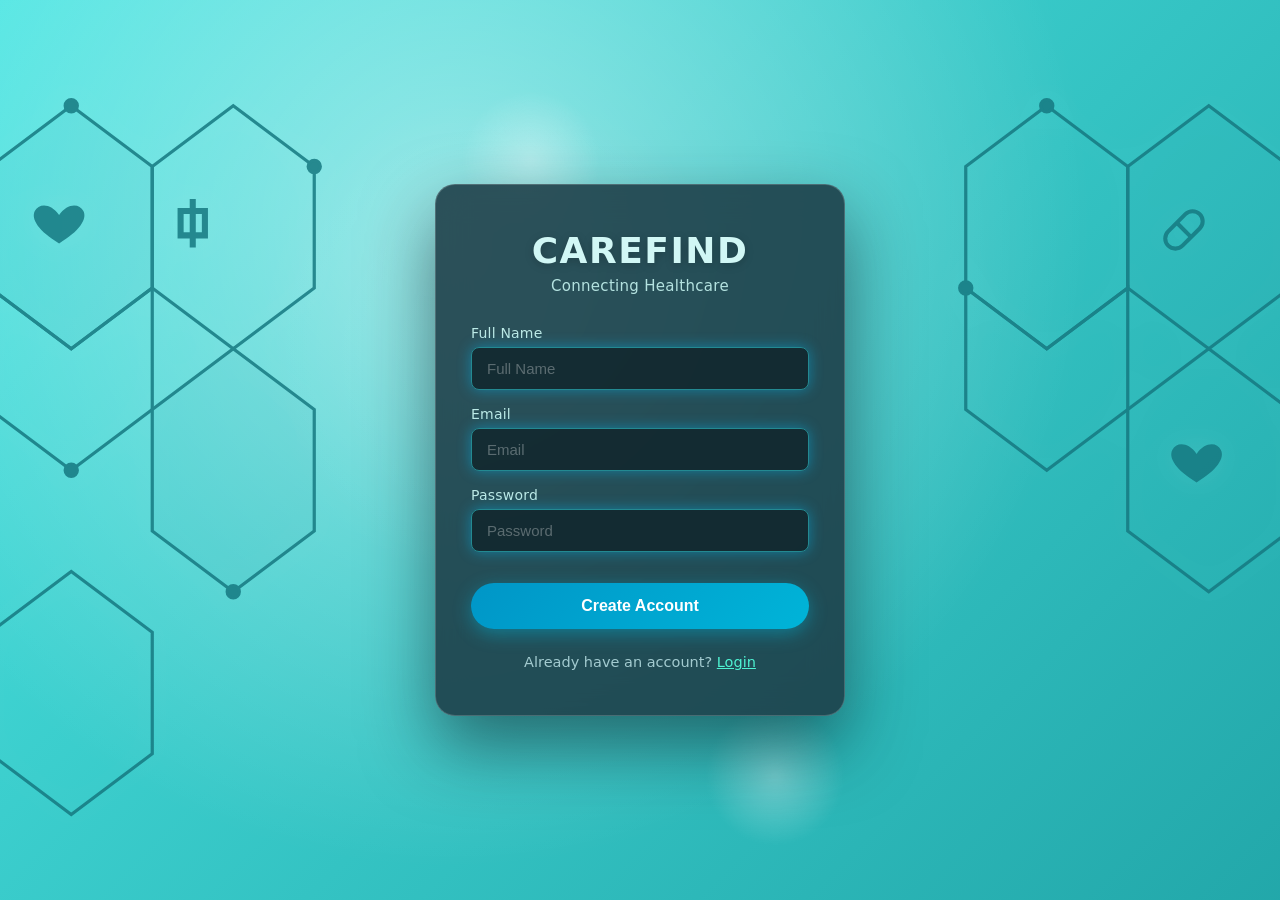
<file: templates/signup.html>
<!DOCTYPE html>
<html lang="en">

<head>
    <meta charset="UTF-8">
    <meta name="viewport" content="width=device-width, initial-scale=1.0">
    <title>CAREFIND - Signup</title>

    <style>
        /* ==========================================================================
           1. Global Layout & Bright Animated Canvas
           ========================================================================== */
        body {
            font-family: 'Segoe UI', system-ui, -apple-system, sans-serif;
            margin: 0;
            padding: 0;
            display: flex;
            justify-content: center;
            align-items: center;
            min-height: 100vh;
            box-sizing: border-box;
            /* Smooth moving linear gradient theme matching login */
            background: linear-gradient(-45deg, #1fa2a6, #2bbbc0, #159397, #4ae5e2);
            background-size: 400% 400%;
            animation: backgroundShimmer 12s ease infinite;
            overflow: hidden;
            position: relative;
        }

        @keyframes backgroundShimmer {
            0% { background-position: 0% 50%; }
            50% { background-position: 100% 50%; }
            100% { background-position: 0% 50%; }
        }

        /* Ambient light illumination overlay */
        body::before {
            content: '';
            position: absolute;
            width: 100%;
            height: 100%;
            background: radial-gradient(circle at 35% 25%, rgba(255, 255, 255, 0.45) 0%, rgba(255, 255, 255, 0) 60%);
            z-index: 1;
            pointer-events: none;
        }

        /* Ambient floating dynamic orbs */
        body::after {
            content: '';
            position: absolute;
            width: 500px;
            height: 500px;
            background: radial-gradient(circle, rgba(255, 255, 255, 0.15) 0%, rgba(255, 255, 255, 0) 70%);
            top: 10%;
            left: 20%;
            z-index: 1;
            animation: orbFloat 16s ease-in-out infinite alternate;
            pointer-events: none;
        }

        @keyframes orbFloat {
            0% { transform: translate(0, 0) scale(1); }
            100% { transform: translate(50px, 30px) scale(1.1); }
        }

        /* ==========================================================================
           2. Framing Vector Overlays (Left & Right Sides)
           ========================================================================== */
        .vector-container {
            position: absolute;
            width: 100%;
            height: 100%;
            top: 0;
            left: 0;
            z-index: 2;
            pointer-events: none;
        }

        .side-svg {
            position: absolute;
            height: 90vh;
            width: auto;
            opacity: 0.85;
            filter: drop-shadow(0 0 15px rgba(255, 255, 255, 0.1));
            animation: gentleFloat 7s ease-in-out infinite alternate;
        }

        .svg-left {
            left: -30px;
            top: 5%;
        }

        .svg-right {
            right: -30px;
            top: 5%;
            animation-delay: -3.5s;
        }

        @keyframes gentleFloat {
            0% { transform: translateY(0px) scale(1) rotate(0deg); }
            100% { transform: translateY(-20px) scale(1.03) rotate(0.5deg); }
        }

        /* Sparkle Particle Accents */
        .sparkles {
            position: absolute;
            width: 140px;
            height: 140px;
            background: radial-gradient(circle, rgba(255,255,255,0.75) 0%, rgba(255,255,255,0) 70%);
            opacity: 0.45;
            z-index: 2;
            filter: blur(2px);
        }
        .sp-1 { top: 10%; left: 36%; animation: pulseSparkle 4s infinite alternate; }
        .sp-2 { bottom: 6%; right: 34%; animation: pulseSparkle 5s infinite alternate-reverse; }

        @keyframes pulseSparkle {
            0% { opacity: 0.2; transform: scale(0.8) translateY(0); }
            100% { opacity: 0.7; transform: scale(1.25) translateY(-10px); }
        }

        /* ==========================================================================
           3. Premium Dark Teal Signup Card
           ========================================================================== */
        .box {
            width: 410px;
            background: rgba(28, 60, 70, 0.88);
            backdrop-filter: blur(16px);
            -webkit-backdrop-filter: blur(16px);
            border: 1px solid rgba(255, 255, 255, 0.18);
            padding: 45px 35px;
            border-radius: 20px;
            box-shadow: 0 30px 70px rgba(6, 30, 36, 0.55);
            text-align: center;
            box-sizing: border-box;
            z-index: 10;
            transition: transform 0.4s cubic-bezier(0.16, 1, 0.3, 1), box-shadow 0.4s ease;
        }

        .box:hover {
            transform: translateY(-5px);
            box-shadow: 0 35px 80px rgba(6, 30, 36, 0.65);
            border-color: rgba(255, 255, 255, 0.25);
        }

        .box h2 {
            margin: 0;
            font-size: 36px;
            font-weight: 700;
            letter-spacing: 1.5px;
            color: #d1f7f5;
            text-transform: uppercase;
            text-shadow: 0 2px 10px rgba(0, 0, 0, 0.2);
        }

        .box .subtitle {
            font-size: 15px;
            color: #bceae7;
            margin-top: 6px;
            margin-bottom: 30px;
            opacity: 0.95;
            letter-spacing: 0.3px;
        }

        .box form {
            display: flex;
            flex-direction: column;
            width: 100%;
        }

        .input-wrapper {
            width: 100%;
            text-align: left;
            margin-bottom: 16px;
        }

        .input-wrapper label {
            display: block;
            color: #bceae7;
            font-size: 14px;
            margin-bottom: 6px;
            font-weight: 500;
            letter-spacing: 0.2px;
        }

        /* ==========================================================================
           4. High-Glow Inputs & Button Framework
           ========================================================================== */
        .box input {
            width: 100%;
            padding: 12px 15px;
            background: rgba(16, 36, 42, 0.8);
            border: 1.5px solid #238991;
            border-radius: 8px;
            color: #ffffff;
            font-size: 15px;
            outline: none;
            box-sizing: border-box;
            box-shadow: 0 0 14px rgba(0, 187, 249, 0.45);
            transition: all 0.3s cubic-bezier(0.16, 1, 0.3, 1);
        }

        .box input:focus {
            border-color: #4ef2d2;
            background: rgba(16, 36, 42, 0.95);
            box-shadow: 0 0 22px rgba(78, 242, 210, 0.75);
            transform: scale(1.01);
        }

        .box input::placeholder {
            color: rgba(255, 255, 255, 0.3);
        }

        /* Bright Blue/Cyan Gradient Button */
        .box button {
            width: 100%;
            padding: 14px;
            margin-top: 15px;
            background: linear-gradient(135deg, #0096c7, #00b4d8);
            color: white;
            border: none;
            border-radius: 25px;
            font-size: 16px;
            font-weight: 600;
            cursor: pointer;
            box-shadow: 0 5px 18px rgba(0, 180, 216, 0.45);
            transition: all 0.3s cubic-bezier(0.16, 1, 0.3, 1);
        }

        .box button:hover {
            background: linear-gradient(135deg, #00b4d8, #0077b6);
            box-shadow: 0 8px 25px rgba(0, 180, 216, 0.65);
            transform: translateY(-1px);
        }
        
        .box button:active {
            transform: translateY(1px);
        }

        .box .footer-links {
            margin-top: 25px;
            font-size: 14.5px;
            color: #a3cbd0;
        }

        .box .footer-links a {
            color: #4ef2d2;
            text-decoration: underline;
            font-weight: 500;
            transition: color 0.2s ease;
        }

        .box .footer-links a:hover {
            color: #ffffff;
        }
    </style>
</head>

<body>

    <div class="sparkles sp-1"></div>
    <div class="sparkles sp-2"></div>

    <div class="vector-container">
        <svg class="side-svg svg-left" viewBox="0 0 120 200" fill="none" stroke="#167981" stroke-width="0.8">
            <polygon points="5,30 25,15 45,30 45,60 25,75 5,60" fill="rgba(22,121,129,0.06)" />
            <polygon points="45,30 65,15 85,30 85,60 65,75 45,60" />
            <polygon points="25,75 45,60 45,90 25,105 5,90 5,60" />
            <polygon points="45,90 65,75 85,90 85,120 65,135 45,120" fill="rgba(22,121,129,0.06)" />
            <polygon points="5,145 25,130 45,145 45,175 25,190 5,175" />

            <circle cx="25" cy="15" r="1.5" fill="#167981" />
            <circle cx="85" cy="30" r="1.5" fill="#167981" />
            <circle cx="25" cy="105" r="1.5" fill="#167981" />
            <circle cx="65" cy="135" r="1.5" fill="#167981" />

            <path d="M22,42 C20,39 17,39 16,41 C15,43 17,46 22,49 C27,46 29,43 28,41 C27,39 24,39 22,42 Z" fill="#167981" stroke="none"/>
            <path d="M52,41 H58 V47 H52 Z M55,38 V50" stroke="#167981" stroke-width="1.5"/>
        </svg>

        <svg class="side-svg svg-right" viewBox="0 0 120 200" fill="none" stroke="#167981" stroke-width="0.8">
            <polygon points="35,30 55,15 75,30 75,60 55,75 35,60" />
            <polygon points="75,30 95,15 115,30 115,60 95,75 75,60" fill="rgba(22,121,129,0.06)" />
            <polygon points="55,75 75,60 75,90 55,105 35,90 35,60" />
            <polygon points="75,90 95,75 115,90 115,120 95,135 75,120" />

            <circle cx="55" cy="15" r="1.5" fill="#167981" />
            <circle cx="35" cy="60" r="1.5" fill="#167981" />
            <circle cx="115" cy="90" r="1.5" fill="#167981" />

            <g transform="translate(91, 40) rotate(45)">
                <rect x="0" y="0" width="5" height="11" rx="2.5" stroke="#167981" stroke-width="1"/>
                <line x1="0" y1="5.5" x2="5" y2="5.5" stroke="#167981" stroke-width="1"/>
            </g>
            <path d="M92,101 C90,98 87,98 86,100 C85,102 87,105 92,108 C97,105 99,102 98,100 C97,98 94,98 92,101 Z" fill="#167981" stroke="none"/>
        </svg>
    </div>

    <div class="box">

        <h2>CAREFIND</h2>
        <div class="subtitle">Connecting Healthcare</div>

        <form method="POST">

            <div class="input-wrapper">
                <label for="name">Full Name</label>
                <input type="text" id="name" name="name" placeholder="Full Name" required>
            </div>

            <div class="input-wrapper">
                <label for="email">Email</label>
                <input type="email" id="email" name="email" placeholder="Email" required>
            </div>

            <div class="input-wrapper">
                <label for="password">Password</label>
                <input type="password" id="password" name="password" placeholder="Password" required>
            </div>

            <button type="submit">
                Create Account
            </button>

        </form>

        <div class="footer-links">
            Already have an account? <a href="/login">Login</a>
        </div>

    </div>

</body>

</html>
</file>
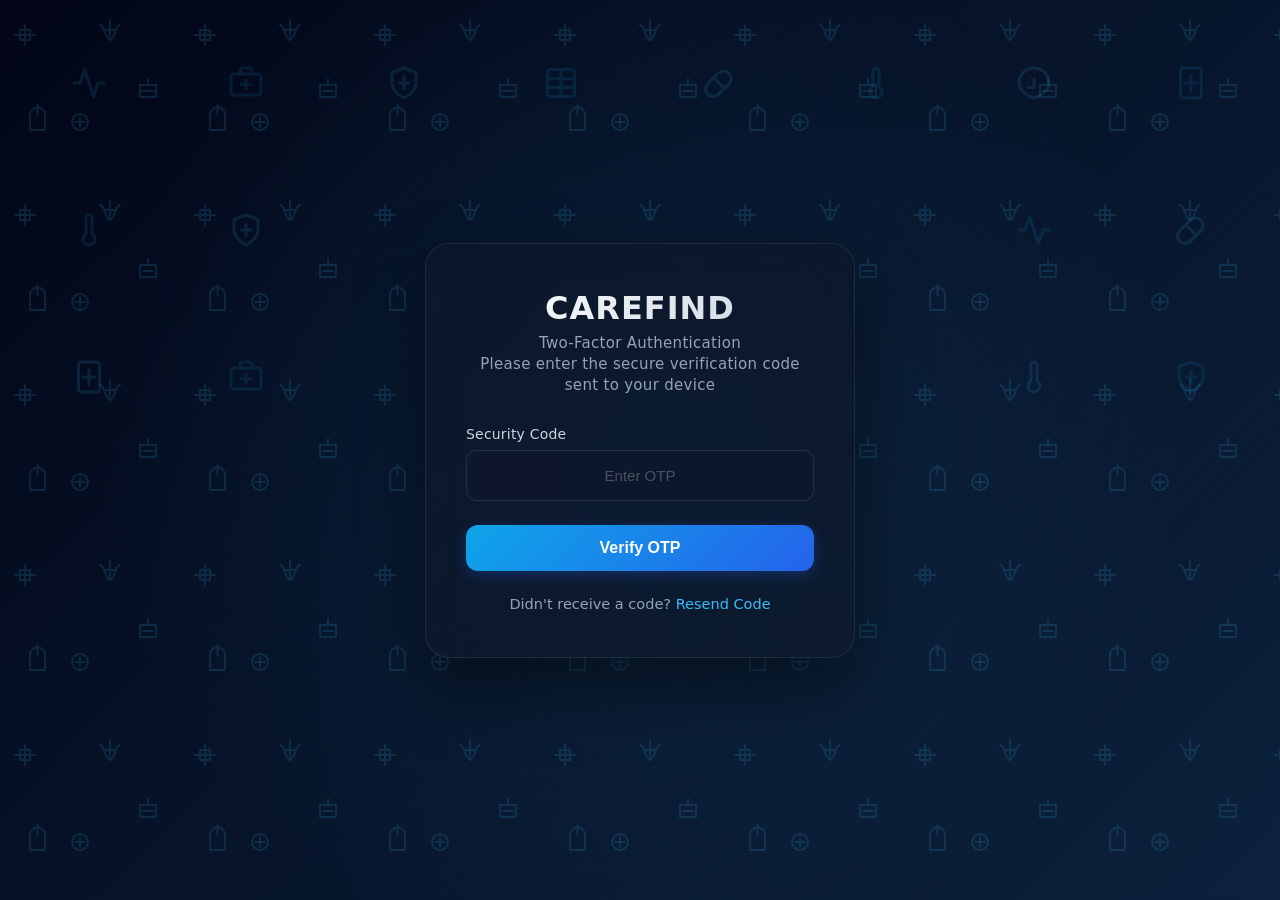
<file: templates/verify_otp.html>
<!DOCTYPE html>
<html lang="en">

<head>
    <meta charset="UTF-8">
    <meta name="viewport" content="width=device-width, initial-scale=1.0">
    <title>CAREFIND - Verify OTP</title>

    <style>
        /* ==========================================================================
           1. Global Theme Reset & High-Performance Animated Background Layout
           ========================================================================== */
        * {
            margin: 0;
            padding: 0;
            box-sizing: border-box;
        }

        body {
            font-family: 'Segoe UI', system-ui, -apple-system, sans-serif;
            margin: 0;
            padding: 0;
            display: flex;
            justify-content: center;
            align-items: center;
            min-height: 100vh;
            color: #f1f5f9;
            /* Unified dark-tech background canvas matching your entry workflow */
            background: 
                url("data:image/svg+xml,%3Csvg xmlns='http://www.w3.org/2000/svg' width='180' height='180' viewBox='0 0 180 180'%3E%3Cg fill='none' stroke='%2338bdf8' stroke-width='1.8' stroke-linecap='round' stroke-linejoin='round' opacity='0.15'%3E%3Cpath d='M20 30h10v10H20zM25 25v20M15 35h20'/%3E%3Cpath d='M100 25c5 0 5 15 10 15s5-15 10-15'/%3E%3Cpath d='M110 20v20M105 30h10'/%3E%3Cpath d='M140 85h16v12h-16zM148 79v6M143 91h10'/%3E%3Cpath d='M30 115c0-10 15-10 15 0v15H30zM37.5 105v10'/%3E%3Cpath d='M80 130a8 8 0 1 0 0-16 8 8 0 0 0 0 16zM75 122h10M80 117v10'/%3E%3C/g%3E%3C/svg%3E"),
                linear-gradient(-45deg, #0f172a, #1e1b4b, #0f2b48, #020617);
            background-size: 180px 180px, 400% 400%;
            animation: medicalTechGradient 15s ease infinite;
            position: relative;
            overflow: hidden;
        }

        /* Ambient canvas animation keyframes */
        @keyframes medicalTechGradient {
            0% { background-position: 0px 0px, 0% 50%; }
            50% { background-position: 90px 90px, 100% 50%; }
            100% { background-position: 0px 0px, 0% 50%; }
        }

        /* Deep ambient radial lighting */
        body::before {
            content: '';
            position: absolute;
            width: 100%;
            height: 100%;
            background: radial-gradient(circle at 50% 50%, rgba(56, 189, 248, 0.08) 0%, rgba(0, 0, 0, 0) 70%);
            top: 0;
            left: 0;
            z-index: 1;
            pointer-events: none;
        }

        /* --- FLOATING MEDICAL BACKGROUND ELEMENTS --- */
        .medical-pattern-layer {
            position: absolute;
            top: 0;
            left: 0;
            width: 100%;
            height: 100%;
            pointer-events: none;
            z-index: 1;
            display: grid;
            grid-template-columns: repeat(8, 1fr);
            grid-template-rows: repeat(6, 1fr);
            padding: 20px;
            gap: 20px;
        }

        .med-blueprint {
            display: flex;
            justify-content: center;
            align-items: center;
            width: 100%;
            height: 100%;
        }

        .med-blueprint svg {
            width: 36px;
            height: 36px;
            stroke-width: 2;
            stroke-linecap: round;
            stroke-linejoin: round;
            fill: none;
            opacity: 0.12;
            filter: drop-shadow(0 2px 8px rgba(0, 0, 0, 0.2));
        }

        .c-blue svg { stroke: #38bdf8; }
        .c-teal svg { stroke: #0ea5e9; }

        .med-blueprint:nth-child(3n+1) svg { animation: slowDriftA 14s ease-in-out infinite alternate; }
        .med-blueprint:nth-child(3n+2) svg { animation: slowDriftB 18s ease-in-out infinite alternate; }
        .med-blueprint:nth-child(3n+3) svg { animation: slowDriftC 16s ease-in-out infinite alternate; }

        @keyframes slowDriftA {
            0% { transform: translateY(0) rotate(0deg); }
            100% { transform: translateY(-15px) translateX(5px) rotate(6deg); }
        }
        @keyframes slowDriftB {
            0% { transform: translateY(10px) translateX(-5px) rotate(0deg); }
            100% { transform: translateY(-10px) translateX(5px) rotate(-8deg); }
        }
        @keyframes slowDriftC {
            0% { transform: translateY(-5px) rotate(-4deg); }
            100% { transform: translateY(12px) translateX(-6px) rotate(8deg); }
        }

        /* ==========================================================================
           2. Premium Dark Glass Reset Container Card
           ========================================================================== */
        .box {
            width: 100%;
            max-width: 430px;
            background: rgba(15, 23, 42, 0.65);
            backdrop-filter: blur(20px);
            -webkit-backdrop-filter: blur(20px);
            border: 1px solid rgba(255, 255, 255, 0.08);
            padding: 45px 40px;
            border-radius: 24px;
            box-shadow: 0 30px 70px rgba(0, 0, 0, 0.45);
            text-align: center;
            z-index: 10;
            position: relative;
            transition: transform 0.4s cubic-bezier(0.16, 1, 0.3, 1), border-color 0.4s ease;
        }

        .box:hover {
            transform: translateY(-4px);
            border-color: rgba(56, 189, 248, 0.25);
        }

        .box h2 {
            margin: 0;
            font-size: 32px;
            font-weight: 700;
            letter-spacing: 1px;
            background: linear-gradient(135deg, #ffffff, #cbd5e1);
            -webkit-background-clip: text;
            -webkit-text-fill-color: transparent;
        }

        .box .subtitle {
            font-size: 15px;
            color: #94a3b8;
            margin-top: 6px;
            margin-bottom: 30px;
            letter-spacing: 0.3px;
            line-height: 1.4;
        }

        .box form {
            display: flex;
            flex-direction: column;
            width: 100%;
        }

        .input-wrapper {
            width: 100%;
            text-align: left;
            margin-bottom: 24px;
        }

        .input-wrapper label {
            display: block;
            color: #cbd5e1;
            font-size: 14px;
            margin-bottom: 8px;
            font-weight: 500;
            letter-spacing: 0.2px;
        }

        /* ==========================================================================
           3. High-Glow Verification Field & Action Buttons
           ========================================================================== */
        .box input {
            width: 100%;
            padding: 14px 16px;
            background: rgba(15, 23, 42, 0.55);
            border: 1.5px solid rgba(255, 255, 255, 0.1);
            border-radius: 10px;
            color: #ffffff;
            font-size: 18px; /* Slightly enhanced sizing for OTP codes */
            font-weight: 600;
            letter-spacing: 4px; /* Creates clean spacing between numbers */
            text-align: center;
            outline: none;
            box-sizing: border-box;
            transition: all 0.25s ease;
        }

        .box input:focus {
            border-color: #38bdf8;
            background: rgba(15, 23, 42, 0.85);
            box-shadow: 0 0 15px rgba(56, 189, 248, 0.2);
        }

        .box input::placeholder {
            color: rgba(255, 255, 255, 0.25);
            letter-spacing: normal; /* Normal word tracking for placeholder wording */
            font-size: 15px;
            font-weight: normal;
        }

        /* Sleek Blue/Indigo Gradient Action Button */
        .box button {
            width: 100%;
            padding: 14px;
            background: linear-gradient(135deg, #0ea5e9, #2563eb);
            color: white;
            border: none;
            border-radius: 12px;
            font-size: 16px;
            font-weight: 600;
            cursor: pointer;
            box-shadow: 0 4px 15px rgba(37, 99, 235, 0.3);
            transition: all 0.2s cubic-bezier(0.4, 0, 0.2, 1);
        }

        .box button:hover {
            background: linear-gradient(135deg, #2563eb, #1d4ed8);
            box-shadow: 0 6px 22px rgba(37, 99, 235, 0.45);
            transform: translateY(-1px);
        }

        .box button:active {
            transform: translateY(1px);
        }

        .box .footer-links {
            margin-top: 25px;
            font-size: 14.5px;
            color: #94a3b8;
        }

        .box .footer-links a {
            color: #38bdf8;
            text-decoration: none;
            font-weight: 500;
            transition: color 0.2s ease;
        }

        .box .footer-links a:hover {
            color: #ffffff;
            text-decoration: underline;
        }
    </style>
</head>

<body>

    <!-- Structured SVG Medical Background Network Canvas Grid -->
    <div class="medical-pattern-layer">
        <!-- Row 1 -->
        <div class="med-blueprint c-blue"><svg viewBox="0 0 24 24"><path d="M22 12h-4l-3 9L9 3l-3 9H2" /></svg></div>
        <div class="med-blueprint c-teal"><svg viewBox="0 0 24 24"><rect x="2" y="6" width="20" height="14" rx="2" /><path d="M16 6V4a2 2 0 0 0-2-2h-4a2 2 0 0 0-2 2v2M12 10v6M9 13h6" /></svg></div>
        <div class="med-blueprint c-blue"><svg viewBox="0 0 24 24"><path d="M12 22s8-4 8-10V5l-8-3-8 3v7c0 6 8 10 8 10zM12 8v8M9 12h6" /></svg></div>
        <div class="med-blueprint c-teal"><svg viewBox="0 0 24 24"><rect x="3" y="3" width="18" height="18" rx="2" /><path d="M21 9H3M21 15H3M12 3v18" /></svg></div>
        <div class="med-blueprint c-blue"><svg viewBox="0 0 24 24"><path d="M4.5 12.5l7-7a5 5 0 1 1 7.071 7.071l-7 7a5 5 0 1 1-7.071-7.071zM8.5 8.5l7 7" /></svg></div>
        <div class="med-blueprint c-teal"><svg viewBox="0 0 24 24"><path d="M14 4v10.54a4 4 0 1 1-4 0V4a2 2 0 0 1 4 0z" /></svg></div>
        <div class="med-blueprint c-blue"><svg viewBox="0 0 24 24"><path d="M12 2a10 10 0 0 0-10 10c0 7 10 10 10 10s10-3 10-10A10 10 0 0 0 12 2zm0 13H8M12 9v6" /></svg></div>
        <div class="med-blueprint c-teal"><svg viewBox="0 0 24 24"><rect x="5" y="2" width="14" height="20" rx="2" /><path d="M12 7v10M8 12h8" /></svg></div>
        <!-- Row 2 -->
        <div class="med-blueprint c-teal"><svg viewBox="0 0 24 24"><path d="M14 4v10.54a4 4 0 1 1-4 0V4a2 2 0 0 1 4 0z" /></svg></div>
        <div class="med-blueprint c-blue"><svg viewBox="0 0 24 24"><path d="M12 22s8-4 8-10V5l-8-3-8 3v7c0 6 8 10 8 10zM12 8v8M9 12h6" /></svg></div>
        <div class="med-blueprint"></div><div class="med-blueprint"></div>
        <div class="med-blueprint"></div><div class="med-blueprint"></div>
        <div class="med-blueprint c-teal"><svg viewBox="0 0 24 24"><path d="M22 12h-4l-3 9L9 3l-3 9H2" /></svg></div>
        <div class="med-blueprint c-blue"><svg viewBox="0 0 24 24"><path d="M4.5 12.5l7-7a5 5 0 1 1 7.071 7.071l-7 7a5 5 0 1 1-7.071-7.071zM8.5 8.5l7 7" /></svg></div>
        <!-- Row 3 -->
        <div class="med-blueprint c-blue"><svg viewBox="0 0 24 24"><rect x="5" y="2" width="14" height="20" rx="2" /><path d="M12 7v10M8 12h8" /></svg></div>
        <div class="med-blueprint c-teal"><svg viewBox="0 0 24 24"><rect x="2" y="6" width="20" height="14" rx="2" /><path d="M16 6V4a2 2 0 0 0-2-2h-4a2 2 0 0 0-2 2v2M12 10v6M9 13h6" /></svg></div>
        <div class="med-blueprint"></div><div class="med-blueprint"></div>
        <div class="med-blueprint"></div><div class="med-blueprint"></div>
        <div class="med-blueprint c-blue"><svg viewBox="0 0 24 24"><path d="M14 4v10.54a4 4 0 1 1-4 0V4a2 2 0 0 1 4 0z" /></svg></div>
        <div class="med-blueprint c-teal"><svg viewBox="0 0 24 24"><path d="M12 22s8-4 8-10V5l-8-3-8 3v7c0 6 8 10 8 10zM12 8v8M9 12h6" /></svg></div>
    </div>

    <div class="box">

        <h2>CAREFIND</h2>
        <div class="subtitle">Two-Factor Authentication<br>Please enter the secure verification code sent to your device</div>

        <form method="POST">

            <div class="input-wrapper">
                <label for="otp">Security Code</label>
                <!-- Set inputmode="numeric" or type="text" depending on your back-end string verification strategy -->
                <input type="text" id="otp" name="otp" placeholder="Enter OTP" autocomplete="one-time-code" required>
            </div>

            <button type="submit">
                Verify OTP
            </button>

        </form>

        <div class="footer-links">
            Didn't receive a code? <a href="#">Resend Code</a>
        </div>

    </div>

</body>

</html>
</file>
